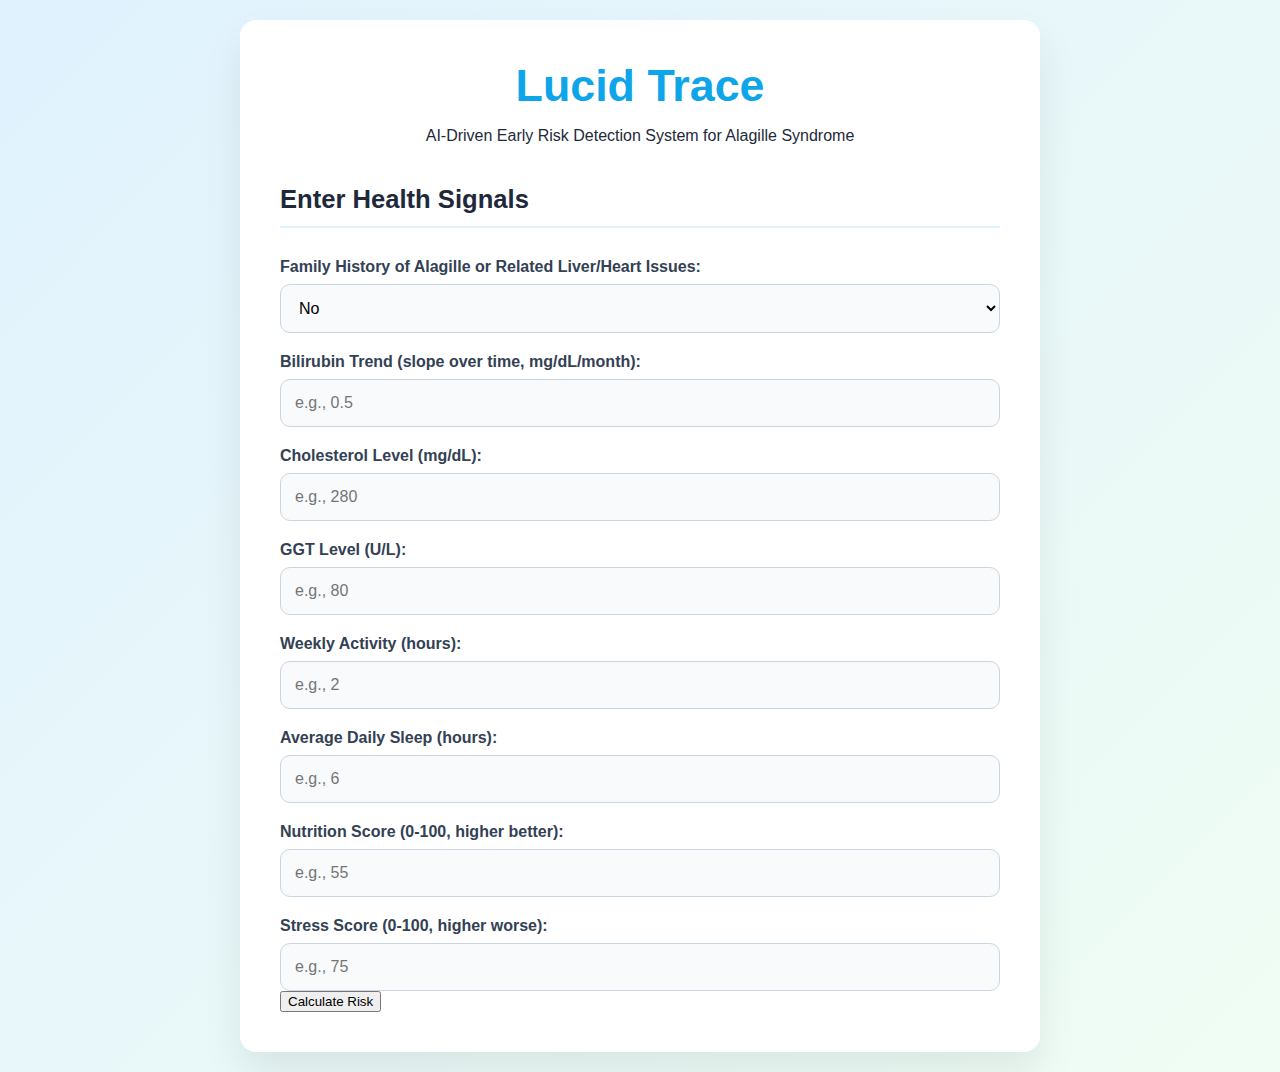
<file: index.html>
<!DOCTYPE html>
<html lang="en">
<head>
    <meta charset="UTF-8">
    <meta name="viewport" content="width=device-width, initial-scale=1.0">
    <title>Lucid Trace - Early Risk Detection for Alagille Syndrome</title>
    <link rel="stylesheet" href="style.css">
</head>
<body>
    <div class="container">
        <header>
            <h1>Lucid Trace</h1>
            <p>AI-Driven Early Risk Detection System for Alagille Syndrome</p>
        </header>
        
        <section class="input-form">
            <h2>Enter Health Signals</h2>
            <form id="riskForm">
                <!-- Family History -->
                <label>Family History of Alagille or Related Liver/Heart Issues:</label>
                <select id="family_history">
                    <option value="0">No</option>
                    <option value="1">Yes</option>
                </select>
                
                <!-- Lab Trends -->
                <label>Bilirubin Trend (slope over time, mg/dL/month):</label>
                <input type="number" step="0.1" id="bilirubin_trend" placeholder="e.g., 0.5">
                
                <label>Cholesterol Level (mg/dL):</label>
                <input type="number" id="cholesterol" placeholder="e.g., 280">
                
                <label>GGT Level (U/L):</label>
                <input type="number" id="ggt" placeholder="e.g., 80">
                
                <!-- Lifestyle -->
                <label>Weekly Activity (hours):</label>
                <input type="number" id="activity" placeholder="e.g., 2">
                
                <label>Average Daily Sleep (hours):</label>
                <input type="number" step="0.5" id="sleep" placeholder="e.g., 6">
                
                <label>Nutrition Score (0-100, higher better):</label>
                <input type="number" min="0" max="100" id="nutrition" placeholder="e.g., 55">
                
                <!-- Stress & Mental Health -->
                <label>Stress Score (0-100, higher worse):</label>
                <input type="number" min="0" max="100" id="stress" placeholder="e.g., 75">
                
                <button type="submit">Calculate Risk</button>
            </form>
        </section>
        
        <section class="results" id="results" style="display:none;">
            <h2>Results</h2>
            <div id="riskScore"></div>
            <div id="recommendations"></div>
        </section>
    </div>
    
    <script type="module" src="app.js"></script>
</body>
</html>
</file>
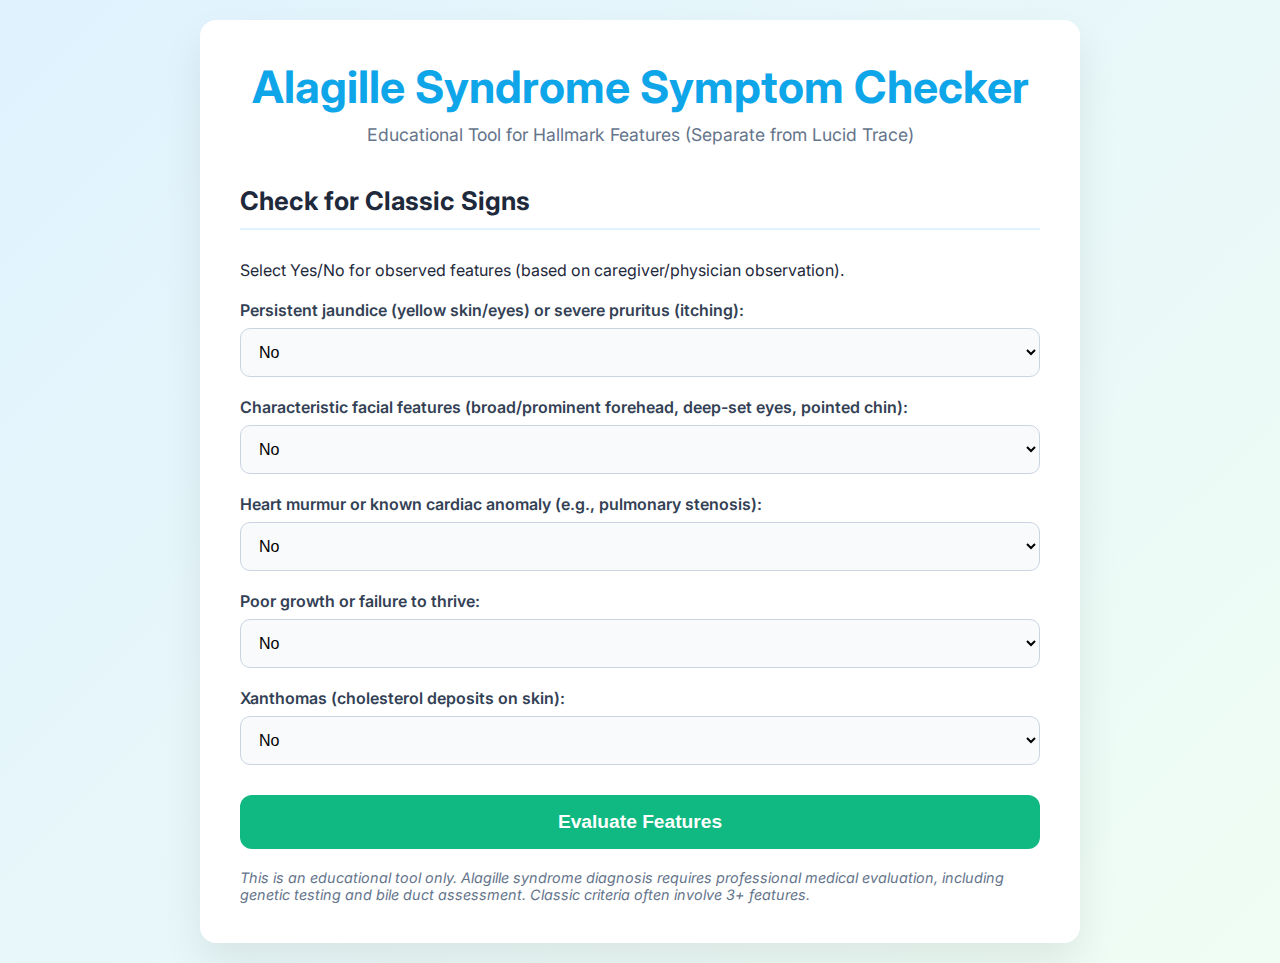
<file: alagille-symptom-checker.html>
<!DOCTYPE html>
<html lang="en">
<head>
    <meta charset="UTF-8">
    <meta name="viewport" content="width=device-width, initial-scale=1.0">
    <title>Alagille Syndrome Symptom Checker</title>
    <link href="https://fonts.googleapis.com/css2?family=Inter:wght@400;500;600;700&display=swap" rel="stylesheet">
    <style>
        body { font-family: 'Inter', Arial, sans-serif; background: linear-gradient(135deg, #e0f2fe 0%, #f0fdf4 100%); margin: 0; padding: 20px; min-height: 100vh; color: #1e293b; }
        .container { max-width: 800px; margin: 0 auto; background: white; padding: 40px; border-radius: 16px; box-shadow: 0 20px 40px rgba(0,0,0,0.08); }
        header { text-align: center; margin-bottom: 40px; }
        h1 { font-size: 2.8rem; font-weight: 700; color: #0ea5e9; margin: 0; }
        .subtitle { font-size: 1.1rem; color: #64748b; margin: 10px 0 0; }
        h2 { font-size: 1.6rem; color: #1e293b; border-bottom: 2px solid #e0f2fe; padding-bottom: 12px; margin-bottom: 30px; }
        label { display: block; margin: 20px 0 8px; font-weight: 600; color: #334155; }
        select { width: 100%; padding: 14px; border: 1px solid #cbd5e1; border-radius: 10px; font-size: 1rem; background: #f8fafc; }
        select:focus { outline: none; border-color: #0ea5e9; box-shadow: 0 0 0 3px rgba(14,165,233,0.15); }
        button { background: #10b981; color: white; padding: 16px; border: none; border-radius: 12px; cursor: pointer; font-size: 1.2rem; font-weight: 600; width: 100%; margin-top: 30px; transition: background 0.3s; }
        button:hover { background: #059669; }
        .results { margin-top: 50px; padding: 30px; background: linear-gradient(135deg, #f0fdf4 0%, #ecfdf5 100%); border-radius: 16px; border: 1px solid #bbf7d0; display: none; }
        .disclaimer { font-size: 0.9rem; color: #64748b; margin-top: 20px; font-style: italic; }
    </style>
</head>
<body>
    <div class="container">
        <header>
            <h1>Alagille Syndrome Symptom Checker</h1>
            <p class="subtitle">Educational Tool for Hallmark Features (Separate from Lucid Trace)</p>
        </header>
        
        <section>
            <h2>Check for Classic Signs</h2>
            <p>Select Yes/No for observed features (based on caregiver/physician observation).</p>
            
            <form id="symptomForm">
                <label>Persistent jaundice (yellow skin/eyes) or severe pruritus (itching):</label>
                <select id="jaundice_pruritus"><option value="0">No</option><option value="1">Yes</option></select>
                
                <label>Characteristic facial features (broad/prominent forehead, deep-set eyes, pointed chin):</label>
                <select id="facial_features"><option value="0">No</option><option value="1">Yes</option></select>
                
                <label>Heart murmur or known cardiac anomaly (e.g., pulmonary stenosis):</label>
                <select id="cardiac"><option value="0">No</option><option value="1">Yes</option></select>
                
                <label>Poor growth or failure to thrive:</label>
                <select id="growth"><option value="0">No</option><option value="1">Yes</option></select>
                
                <label>Xanthomas (cholesterol deposits on skin):</label>
                <select id="xanthomas"><option value="0">No</option><option value="1">Yes</option></select>
                
                <button type="submit">Evaluate Features</button>
            </form>
            
            <div class="disclaimer">
                This is an educational tool only. Alagille syndrome diagnosis requires professional medical evaluation, including genetic testing and bile duct assessment. Classic criteria often involve 3+ features.
            </div>
        </section>
        
        <section class="results" id="results">
            <h2>Results</h2>
            <div id="featureCount"></div>
            <p id="explanation"></p>
        </section>
    </div>
    
    <script>
        document.getElementById('symptomForm').addEventListener('submit', function(e) {
            e.preventDefault();
            
            const count = 
                parseInt(document.getElementById('jaundice_pruritus').value) +
                parseInt(document.getElementById('facial_features').value) +
                parseInt(document.getElementById('cardiac').value) +
                parseInt(document.getElementById('growth').value) +
                parseInt(document.getElementById('xanthomas').value);
            
            document.getElementById('featureCount').innerHTML = `<strong>Number of hallmark features selected: ${count}/5</strong>`;
            
            let explanation = '';
            if (count >= 3) {
                explanation = 'Multiple classic features are present. This may warrant specialist evaluation (e.g., pediatric gastroenterologist or geneticist) for Alagille syndrome, especially with liver or heart concerns.';
            } else if (count >= 1) {
                explanation = 'Some features are present. Monitoring and consultation are recommended if combined with lab trends or family history.';
            } else {
                explanation = 'No hallmark features selected. This tool focuses on classic signs; early detection may still involve non-obvious signals.';
            }
            
            document.getElementById('explanation').innerText = explanation;
            document.getElementById('results').style.display = 'block';
            document.getElementById('results').scrollIntoView({ behavior: 'smooth' });
        });
    </script>
</body>
</html>
</file>
<file: style.css>
* { box-sizing: border-box; }

body {
    font-family: 'Inter', Arial, sans-serif;
    background: linear-gradient(135deg, #e0f2fe 0%, #f0fdf4 100%);
    margin: 0;
    padding: 20px;
    min-height: 100vh;
    color: #1e293b;
}

.container {
    max-width: 800px;
    margin: 0 auto;
    background: white;
    padding: 40px;
    border-radius: 16px;
    box-shadow: 0 20px 40px rgba(0,0,0,0.08);
}

header {
    text-align: center;
    margin-bottom: 40px;
}

h1 {
    font-size: 2.8rem;
    font-weight: 700;
    color: #0ea5e9;
    margin: 0;
}

.subtitle {
    font-size: 1.1rem;
    color: #64748b;
    margin: 10px 0 0;
}

h2 {
    font-size: 1.6rem;
    color: #1e293b;
    border-bottom: 2px solid #e0f2fe;
    padding-bottom: 12px;
    margin-bottom: 30px;
}

label {
    display: block;
    margin: 20px 0 8px;
    font-weight: 600;
    color: #334155;
}

input, select {
    width: 100%;
    padding: 14px;
    border: 1px solid #cbd5e1;
    border-radius: 10px;
    font-size: 1rem;
    transition: all 0.2s;
    background: #f8fafc;
}

input:focus, select:focus {
    outline: none;
    border-color: #0ea5e9;
    box-shadow: 0 0 0 3px rgba(14,165,233,0.15);
}

.assess-group {
    display: flex;
    gap: 12px;
    align-items: center;
}

.assess-group input {
    margin-bottom: 0;
}

.assess-btn {
    background: #0ea5e9;
    color: white;
    border: none;
    padding: 14px 20px;
    border-radius: 10px;
    cursor: pointer;
    font-weight: 600;
    transition: background 0.2s;
    white-space: nowrap;
}

.assess-btn:hover {
    background: #0284c7;
}

.calculate-btn {
    background: #10b981;
    color: white;
    padding: 16px;
    border: none;
    border-radius: 12px;
    cursor: pointer;
    font-size: 1.2rem;
    font-weight: 600;
    width: 100%;
    margin-top: 30px;
    transition: background 0.3s;
}

.calculate-btn:hover {
    background: #059669;
}

.results {
    margin-top: 50px;
    padding: 30px;
    background: linear-gradient(135deg, #f0fdf4 0%, #ecfdf5 100%);
    border-radius: 16px;
    border: 1px solid #bbf7d0;
}

#riskScore {
    font-size: 2.2rem;
    font-weight: 700;
    color: #166534;
    margin-bottom: 20px;
}

/* Modal Styles */
.modal {
    display: none;
    position: fixed;
    z-index: 1000;
    left: 0;
    top: 0;
    width: 100%;
    height: 100%;
    background-color: rgba(0,0,0,0.5);
    backdrop-filter: blur(5px);
}

.modal-content {
    background-color: white;
    margin: 8% auto;
    padding: 30px;
    border-radius: 16px;
    width: 90%;
    max-width: 600px;
    box-shadow: 0 20px 50px rgba(0,0,0,0.2);
}

.close {
    color: #94a3b8;
    float: right;
    font-size: 32px;
    font-weight: bold;
    cursor: pointer;
    transition: color 0.2s;
}

.close:hover { color: #1e293b; }

.modal-btn {
    background: #10b981;
    color: white;
    padding: 12px 24px;
    border: none;
    border-radius: 10px;
    cursor: pointer;
    font-weight: 600;
    margin-top: 20px;
}

.modal-btn:hover {
    background: #059669;
}

.question p {
    font-weight: 600;
    margin-bottom: 10px;
}

.question label {
    display: block;
    margin: 10px 0;
    cursor: pointer;
    padding: 8px;
    border-radius: 8px;
    transition: background 0.2s;
}

.question label:hover {
    background: #f1f5f9;
}
</file>
